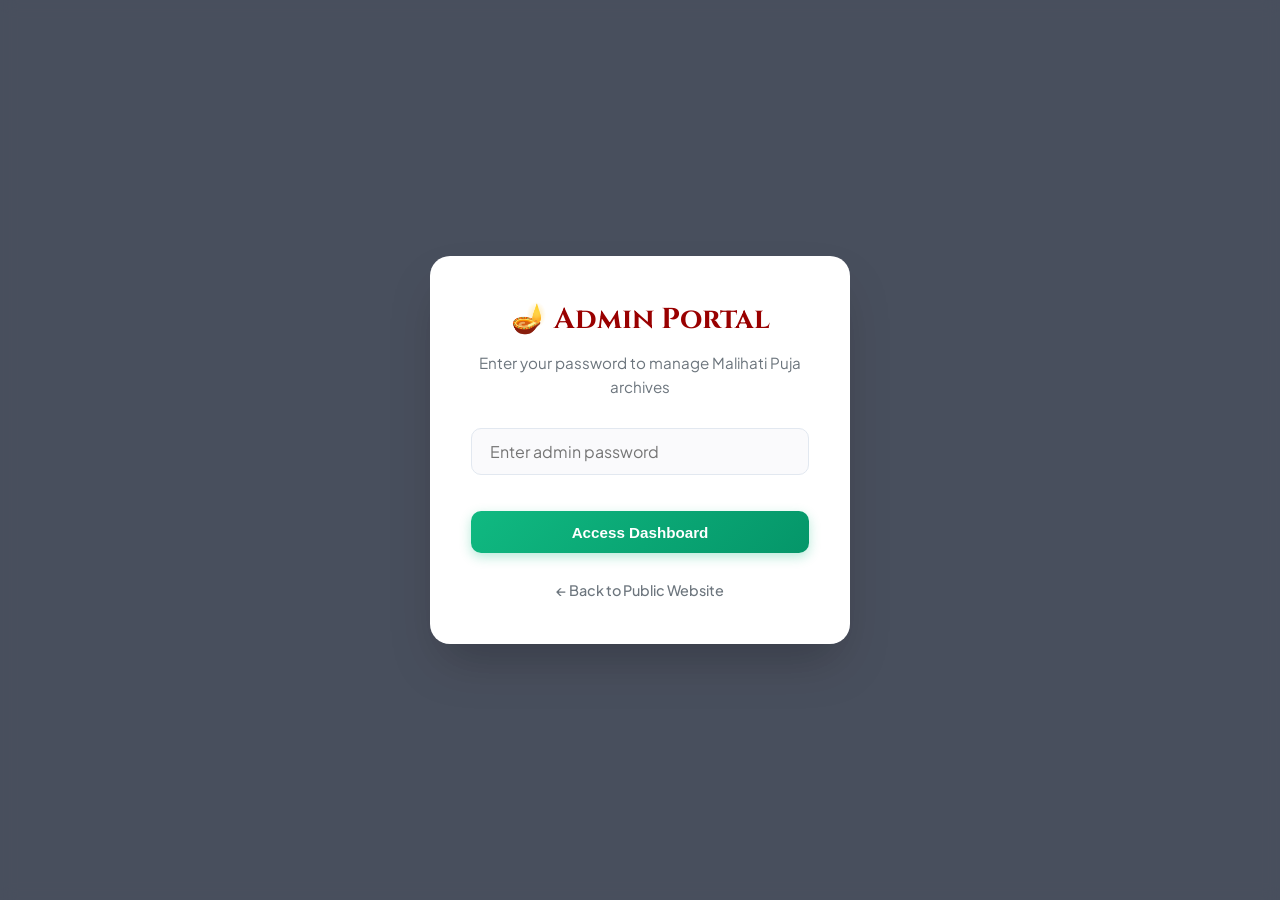
<file: admin.html>
<!DOCTYPE html>
<html lang="en">
<head>
    <meta charset="UTF-8">
    <meta name="viewport" content="width=device-width, initial-scale=1.0">
    <title>Malihati Durga Puja - Admin Dashboard</title>
    
    <!-- Google Fonts -->
    <link rel="preconnect" href="https://fonts.googleapis.com">
    <link rel="preconnect" href="https://fonts.gstatic.com" crossorigin>
    <link href="https://fonts.googleapis.com/css2?family=Cinzel:wght@600;700;900&family=Plus+Jakarta+Sans:wght@400;500;600;700&display=swap" rel="stylesheet">

    <!-- Stylesheet -->
    <style>
        :root {
            --primary: #990000;
            --primary-dark: #660000;
            --primary-light: #b30000;
            --accent: #FF9933;
            --accent-glow: rgba(255, 153, 51, 0.3);
            --bg-color: #F4F5F7;
            --card-bg: #FFFFFF;
            --text-main: #1A1D20;
            --text-muted: #6C757D;
            --border-color: #E2E8F0;
            --success: #10B981;
            --danger: #EF4444;
            --shadow-sm: 0 2px 8px rgba(0, 0, 0, 0.04);
            --shadow-md: 0 10px 25px -5px rgba(0, 0, 0, 0.08), 0 8px 10px -6px rgba(0, 0, 0, 0.08);
            --shadow-lg: 0 20px 35px -10px rgba(153, 0, 0, 0.15);
            --transition: all 0.35s cubic-bezier(0.16, 1, 0.3, 1);
        }

        * {
            box-sizing: border-box;
            margin: 0;
            padding: 0;
        }

        body {
            font-family: 'Plus Jakarta Sans', sans-serif;
            background-color: var(--bg-color);
            color: var(--text-main);
            line-height: 1.6;
            min-height: 100vh;
            display: flex;
            flex-direction: column;
        }

        /* Password Login Overlay with Animation */
        #loginOverlay {
            position: fixed;
            top: 0;
            left: 0;
            width: 100%;
            height: 100%;
            background: rgba(15, 23, 42, 0.75);
            backdrop-filter: blur(8px);
            display: flex;
            justify-content: center;
            align-items: center;
            z-index: 2000;
            animation: fadeIn 0.4s ease forwards;
        }

        .login-card {
            background: var(--card-bg);
            padding: 2.5rem;
            border-radius: 20px;
            box-shadow: 0 25px 50px -12px rgba(0, 0, 0, 0.25);
            width: 100%;
            max-width: 420px;
            text-align: center;
            border: 1px solid rgba(255, 255, 255, 0.1);
            animation: slideUp 0.4s cubic-bezier(0.16, 1, 0.3, 1) forwards;
        }

        .login-card h2 {
            font-family: 'Cinzel', serif;
            color: var(--primary);
            margin-bottom: 0.5rem;
            font-size: 1.8rem;
            font-weight: 700;
        }

        .login-card p {
            color: var(--text-muted);
            font-size: 0.95rem;
            margin-bottom: 1.75rem;
        }

        .login-card .form-group {
            margin-bottom: 1.25rem;
            text-align: left;
        }

        .login-error {
            color: var(--danger);
            font-size: 0.85rem;
            margin-top: 0.5rem;
            display: none;
            font-weight: 500;
        }

        #adminAppContent {
            display: none;
            flex: 1;
            animation: fadeIn 0.5s ease forwards;
        }

        @keyframes fadeIn {
            from { opacity: 0; }
            to { opacity: 1; }
        }

        @keyframes slideUp {
            from { opacity: 0; transform: translateY(20px); }
            to { opacity: 1; transform: translateY(0); }
        }

        /* Header Styling */
        header {
            background: linear-gradient(135deg, var(--primary-dark) 0%, var(--primary) 100%);
            color: #FFFFFF;
            padding: 1.75rem 2.5rem;
            box-shadow: var(--shadow-md);
            display: flex;
            justify-content: space-between;
            align-items: center;
            flex-wrap: wrap;
            gap: 1.25rem;
            position: relative;
            overflow: hidden;
        }

        header::after {
            content: '';
            position: absolute;
            top: -50%;
            right: -10%;
            width: 300px;
            height: 300px;
            background: radial-gradient(circle, rgba(255, 153, 51, 0.15) 0%, transparent 70%);
            border-radius: 50%;
            pointer-events: none;
        }

        header h1 {
            font-family: 'Cinzel', serif;
            font-size: 1.85rem;
            letter-spacing: 0.5px;
            font-weight: 700;
            text-shadow: 0 2px 4px rgba(0,0,0,0.2);
        }

        .header-actions {
            display: flex;
            gap: 1rem;
            align-items: center;
        }

        /* Buttons */
        .btn {
            background: linear-gradient(135deg, var(--accent), #ff8000);
            color: #111;
            font-weight: 700;
            padding: 0.7rem 1.4rem;
            border: none;
            border-radius: 10px;
            cursor: pointer;
            transition: var(--transition);
            text-decoration: none;
            display: inline-flex;
            align-items: center;
            gap: 0.5rem;
            font-size: 0.95rem;
            box-shadow: 0 4px 12px var(--accent-glow);
        }

        .btn:hover {
            transform: translateY(-2px);
            box-shadow: 0 6px 18px var(--accent-glow);
            filter: brightness(1.05);
        }

        .btn:active {
            transform: translateY(0);
        }

        .btn-outline {
            background: rgba(255, 255, 255, 0.1);
            color: #FFF;
            border: 1.5px solid rgba(255, 255, 255, 0.3);
            box-shadow: none;
            backdrop-filter: blur(4px);
        }

        .btn-outline:hover {
            background: rgba(255, 255, 255, 0.2);
            border-color: #FFF;
            box-shadow: none;
        }

        .btn-danger {
            background: linear-gradient(135deg, var(--danger), #dc2626);
            color: #FFF;
            box-shadow: 0 4px 12px rgba(239, 68, 68, 0.3);
        }

        .btn-danger:hover {
            box-shadow: 0 6px 18px rgba(239, 68, 68, 0.4);
        }

        .btn-success {
            background: linear-gradient(135deg, var(--success), #059669);
            color: #FFF;
            box-shadow: 0 4px 12px rgba(16, 185, 129, 0.3);
        }

        .btn-success:hover {
            box-shadow: 0 6px 18px rgba(16, 185, 129, 0.4);
        }

        /* Main Dashboard */
        main {
            max-width: 1240px;
            width: 100%;
            margin: 2.5rem auto;
            padding: 0 1.5rem;
        }

        .dashboard-controls {
            background: var(--card-bg);
            padding: 1.5rem 2rem;
            border-radius: 16px;
            box-shadow: var(--shadow-sm);
            display: flex;
            justify-content: space-between;
            align-items: center;
            margin-bottom: 2.5rem;
            flex-wrap: wrap;
            gap: 1.25rem;
            border: 1px solid var(--border-color);
        }

        .filter-group {
            display: flex;
            align-items: center;
            gap: 1rem;
        }

        .filter-group label {
            font-weight: 600;
            color: var(--text-muted);
            font-size: 0.95rem;
        }

        select, input[type="text"], input[type="password"], input[type="url"] {
            padding: 0.75rem 1.1rem;
            border: 1.5px solid var(--border-color);
            border-radius: 10px;
            font-size: 1rem;
            font-family: inherit;
            outline: none;
            transition: var(--transition);
            background: #FAFAFC;
            color: var(--text-main);
            width: 100%;
        }

        select:focus, input:focus {
            border-color: var(--primary);
            background: #FFFFFF;
            box-shadow: 0 0 0 4px rgba(153, 0, 0, 0.08);
        }

        input[type="file"] {
            padding: 0.5rem;
            border: 1.5px dashed var(--border-color);
            border-radius: 10px;
            background: #FAFAFC;
            cursor: pointer;
            width: 100%;
            font-family: inherit;
            transition: var(--transition);
        }

        input[type="file"]:hover {
            border-color: var(--primary);
        }

        /* Card Grid */
        .pandals-grid {
            display: grid;
            grid-template-columns: repeat(auto-fill, minmax(320px, 1fr));
            gap: 2rem;
        }

        .admin-card {
            background: var(--card-bg);
            border-radius: 16px;
            overflow: hidden;
            box-shadow: var(--shadow-sm);
            display: flex;
            flex-direction: column;
            transition: var(--transition);
            border: 1px solid var(--border-color);
            position: relative;
            animation: cardEntrance 0.5s ease forwards;
        }

        @keyframes cardEntrance {
            from { opacity: 0; transform: translateY(15px); }
            to { opacity: 1; transform: translateY(0); }
        }

        .admin-card:hover {
            transform: translateY(-6px);
            box-shadow: var(--shadow-lg);
            border-color: rgba(153, 0, 0, 0.2);
        }

        .admin-card-img-wrap {
            position: relative;
            height: 200px;
            overflow: hidden;
            background-color: #EDF2F7;
        }

        .admin-card img {
            width: 100%;
            height: 100%;
            object-fit: cover;
            transition: transform 0.5s ease;
        }

        .admin-card:hover img {
            transform: scale(1.05);
        }

        .admin-card-badge {
            position: absolute;
            top: 12px;
            right: 12px;
            background: rgba(0, 0, 0, 0.7);
            backdrop-filter: blur(4px);
            color: #FFF;
            padding: 0.3rem 0.8rem;
            border-radius: 20px;
            font-size: 0.75rem;
            font-weight: 700;
            letter-spacing: 0.5px;
        }

        .admin-card-body {
            padding: 1.5rem;
            display: flex;
            flex-direction: column;
            gap: 0.6rem;
            flex-grow: 1;
        }

        .admin-card-year {
            font-size: 0.75rem;
            font-weight: 800;
            color: var(--primary);
            text-transform: uppercase;
            letter-spacing: 1px;
        }

        .admin-card h3 {
            font-family: 'Cinzel', serif;
            font-size: 1.15rem;
            color: var(--text-main);
            line-height: 1.4;
        }

        .admin-card p {
            font-size: 0.9rem;
            color: var(--text-muted);
        }

        .admin-card-footer {
            padding: 1rem 1.5rem;
            background: #FAFAFC;
            border-top: 1px solid var(--border-color);
            display: flex;
            justify-content: flex-end;
            gap: 0.75rem;
        }

        /* Modal styling */
        .modal {
            display: none;
            position: fixed;
            top: 0;
            left: 0;
            width: 100%;
            height: 100%;
            background: rgba(15, 23, 42, 0.6);
            backdrop-filter: blur(6px);
            justify-content: center;
            align-items: center;
            z-index: 1000;
            padding: 1.5rem;
            opacity: 0;
            transition: opacity 0.3s ease;
        }

        .modal.active {
            display: flex;
            opacity: 1;
        }

        .modal-content {
            background: var(--card-bg);
            width: 100%;
            max-width: 580px;
            border-radius: 20px;
            box-shadow: 0 25px 50px -12px rgba(0,0,0,0.25);
            overflow: hidden;
            transform: scale(0.95);
            transition: transform 0.3s cubic-bezier(0.16, 1, 0.3, 1);
            max-height: 90vh;
            display: flex;
            flex-direction: column;
        }

        .modal.active .modal-content {
            transform: scale(1);
        }

        .modal-header {
            padding: 1.5rem 2rem;
            background: linear-gradient(135deg, var(--primary-dark), var(--primary));
            color: #FFF;
            display: flex;
            justify-content: space-between;
            align-items: center;
        }

        .modal-header h2 {
            font-family: 'Cinzel', serif;
            font-size: 1.35rem;
        }

        .close-btn {
            background: rgba(255, 255, 255, 0.15);
            border: none;
            color: #FFF;
            width: 34px;
            height: 34px;
            border-radius: 50%;
            font-size: 1.2rem;
            display: flex;
            align-items: center;
            justify-content: center;
            cursor: pointer;
            transition: var(--transition);
        }

        .close-btn:hover {
            background: rgba(255, 255, 255, 0.3);
            transform: rotate(90deg);
        }

        .modal-body {
            padding: 2rem;
            overflow-y: auto;
            display: flex;
            flex-direction: column;
            gap: 1.25rem;
        }

        .form-group {
            display: flex;
            flex-direction: column;
            gap: 0.4rem;
        }

        .form-group label {
            font-weight: 600;
            font-size: 0.9rem;
            color: var(--text-main);
        }

        .empty-state {
            grid-column: 1 / -1;
            text-align: center;
            padding: 5rem 2rem;
            background: var(--card-bg);
            border-radius: 16px;
            box-shadow: var(--shadow-sm);
            color: var(--text-muted);
            border: 1px dashed var(--border-color);
        }

        .empty-state h3 {
            font-family: 'Cinzel', serif;
            margin-bottom: 0.5rem;
            color: var(--text-main);
            font-size: 1.3rem;
        }
    </style>
</head>
<body>

    <!-- PASSWORD LOGIN OVERLAY -->
    <div id="loginOverlay">
        <div class="login-card">
            <h2>🪔 Admin Portal</h2>
            <p>Enter your password to manage Malihati Puja archives</p>
            <form id="loginForm">
                <div class="form-group">
                    <input type="password" id="adminPassword" placeholder="Enter admin password" required>
                </div>
                <div id="loginError" class="login-error">Incorrect password. Please try again.</div>
                <button type="submit" class="btn btn-success" style="width: 100%; justify-content: center; margin-top: 1rem; padding: 0.8rem;">Access Dashboard</button>
            </form>
            <div style="margin-top: 1.5rem;">
                <a href="index.html" style="font-size: 0.9rem; color: var(--text-muted); text-decoration: none; font-weight: 500; transition: var(--transition);">← Back to Public Website</a>
            </div>
        </div>
    </div>

    <!-- MAIN ADMIN APP CONTENT -->
    <div id="adminAppContent">
        <header>
            <h1>🪔 Malihati Durga Puja Admin</h1>
            <div class="header-actions">
                <a href="index.html" class="btn btn-outline">View Public Site</a>
                <button class="btn" id="openAddModalBtn">+ Add New Pandal</button>
            </div>
        </header>

        <main>
            <div class="dashboard-controls">
                <div class="filter-group">
                    <label for="adminYearSelect">Select Year:</label>
                    <select id="adminYearSelect" style="width: 180px;">
                        <option value="2025">🪔 2025</option>
                        <option value="2026" selected>🪔 2026</option>
                        <option value="2027">🪔 2027</option>
                        <option value="2028">🪔 2028</option>
                        <option value="2029">🪔 2029</option>
                    </select>
                </div>
                <div id="pandalStats" style="font-weight: 700; color: var(--text-muted); background: #EDF2F7; padding: 0.5rem 1rem; border-radius: 8px;">
                    Loading count...
                </div>
            </div>

            <!-- Pandals List Grid -->
            <div id="adminPandalContainer" class="pandals-grid">
                <!-- Dynamically populated via script -->
            </div>
        </main>
    </div>

    <!-- Add/Edit Modal -->
    <div id="pandalFormModal" class="modal">
        <div class="modal-content">
            <div class="modal-header">
                <h2 id="modalTitle">Add Pandal</h2>
                <button class="close-btn" id="closeModalBtn">&times;</button>
            </div>
            <div class="modal-body">
                <form id="pandalForm">
                    <input type="hidden" id="pandalId">
                    <input type="hidden" id="existingImage">
                    
                    <div class="form-group">
                        <label for="formYear">Puja Year</label>
                        <select id="formYear" required>
                            <option value="2025">2025</option>
                            <option value="2026" selected>2026</option>
                            <option value="2027">2027</option>
                            <option value="2028">2028</option>
                            <option value="2029">2029</option>
                        </select>
                    </div>

                    <div class="form-group">
                        <label for="formName">Pandal / Committee Name</label>
                        <input type="text" id="formName" placeholder="e.g. Malihati Sastitala Sarbojonin" required>
                    </div>

                    <div class="form-group">
                        <label for="formPlace">Location / Place</label>
                        <input type="text" id="formPlace" placeholder="e.g. Malihati Main Road" required>
                    </div>

                    <div class="form-group">
                        <label for="formImageFile">Pandal Image</label>
                        <input type="file" id="formImageFile" accept="image/*">
                        <small style="color: var(--text-muted); font-size: 0.8rem;">Choose a photo from your device.</small>
                    </div>

                    <div class="form-group">
                        <label for="formMap">Google Maps Link</label>
                        <input type="url" id="formMap" placeholder="https://maps.app.goo.gl/..." required>
                    </div>

                    <div class="form-group">
                        <label for="formDescription">Description</label>
                        <input type="text" id="formDescription" placeholder="Short description of the pandal celebration" required>
                    </div>

                    <div style="margin-top: 1rem; display: flex; justify-content: flex-end; gap: 0.75rem;">
                        <button type="button" class="btn btn-outline" id="cancelModalBtn" style="color: var(--text-main); border-color: var(--border-color); background: #EDF2F7;">Cancel</button>
                        <button type="submit" class="btn btn-success" id="savePandalBtn">Save Pandal</button>
                    </div>
                </form>
            </div>
        </div>
    </div>

    <!-- ADMIN MANAGEMENT SCRIPT -->
    <script>
        const ADMIN_PASSWORD_HASH = "malihati2026"; 
        const CACHE_KEY = "malihati_durga_puja_pandals_cache";

        const defaultPujaData = {
            2025: [
                { name: "Malihati Sastitala Sarbojonin Durga Puja", place: "Malihati Main Road", image: "images/2025/palpara.jpeg", description: "Malihati Sastitala Sarbojonin Durga Puja celebrates the spirit of the community.", map: "https://maps.app.goo.gl/dcH5TxwVo2i2kzb36" },
                { name: "Malihati Mondoptola Sarbojonin Durga Puja", place: "Malihati Main Road", image: "images/2025/mondoptala.jpeg", description: "A community Durga Puja celebrating togetherness, devotion and the creativity of Malihati.", map: "https://maps.app.goo.gl/ZVTgDQv5eg19ibfD6" }
            ],
            2026: [
                { name: "Malihati Sastitala Sarbojonin Durga Puja", place: "Malihati Main Road", image: "images/2026/palpara.jpeg", description: "Malihati Sastitala Sarbojonin Durga Puja celebrates the spirit of the community.", map: "https://maps.app.goo.gl/dcH5TxwVo2i2kzb36" }
            ],
            2027: [],
            2028: [],
            2029: []
        };

        let adminPandals = [];
        let currentSelectedYear = "2026";

        const loginOverlay = document.getElementById("loginOverlay");
        const loginForm = document.getElementById("loginForm");
        const adminPasswordInput = document.getElementById("adminPassword");
        const loginError = document.getElementById("loginError");
        const adminAppContent = document.getElementById("adminAppContent");

        loginForm.addEventListener("submit", (e) => {
            e.preventDefault();
            if (adminPasswordInput.value === ADMIN_PASSWORD_HASH) {
                loginOverlay.style.display = "none";
                adminAppContent.style.display = "block";
                loadData();
                renderAdminPandals();
            } else {
                loginError.style.display = "block";
                adminPasswordInput.style.borderColor = "var(--danger)";
            }
        });

        const adminYearSelect = document.getElementById("adminYearSelect");
        const adminPandalContainer = document.getElementById("adminPandalContainer");
        const pandalStats = document.getElementById("pandalStats");
        const pandalFormModal = document.getElementById("pandalFormModal");
        const openAddModalBtn = document.getElementById("openAddModalBtn");
        const closeModalBtn = document.getElementById("closeModalBtn");
        const cancelModalBtn = document.getElementById("cancelModalBtn");
        const pandalForm = document.getElementById("pandalForm");
        const modalTitle = document.getElementById("modalTitle");

        const inputId = document.getElementById("pandalId");
        const inputYear = document.getElementById("formYear");
        const inputName = document.getElementById("formName");
        const inputPlace = document.getElementById("formPlace");
        const inputImageFile = document.getElementById("formImageFile");
        const inputExistingImage = document.getElementById("existingImage");
        const inputMap = document.getElementById("formMap");
        const inputDescription = document.getElementById("formDescription");

        function loadData() {
            try {
                const saved = localStorage.getItem(CACHE_KEY);
                if (saved) {
                    const parsed = JSON.parse(saved);
                    if (Array.isArray(parsed) && parsed.length > 0) {
                        adminPandals = parsed;
                        return;
                    }
                }
            } catch (e) {
                console.error("Error loading local storage:", e);
            }

            adminPandals = [];
            Object.keys(defaultPujaData).forEach(year => {
                defaultPujaData[year].forEach((pandal, index) => {
                    adminPandals.push({
                        ...pandal,
                        id: `${year}-${index}`,
                        year: year
                    });
                });
            });
            saveData();
        }

        function saveData() {
            try {
                localStorage.setItem(CACHE_KEY, JSON.stringify(adminPandals));
            } catch (e) {
                console.error("Error saving to local storage:", e);
            }
        }

        function renderAdminPandals() {
            currentSelectedYear = adminYearSelect.value;
            adminPandalContainer.innerHTML = "";

            const filtered = adminPandals.filter(p => String(p.year) === String(currentSelectedYear));
            pandalStats.textContent = `${filtered.length} ${filtered.length === 1 ? 'Pandal' : 'Pandals'} in ${currentSelectedYear}`;

            if (filtered.length === 0) {
                adminPandalContainer.innerHTML = `
                    <div class="empty-state">
                        <h3>No Pandals Found</h3>
                        <p>No puja pandals have been added for ${currentSelectedYear} yet.</p>
                    </div>
                `;
                return;
            }

            const fragment = document.createDocumentFragment();
            filtered.forEach((pandal, index) => {
                const card = document.createElement("div");
                card.className = "admin-card";
                card.style.animationDelay = `${index * 50}ms`;
                card.innerHTML = `
                    <div class="admin-card-img-wrap">
                        <img src="${pandal.image}" alt="${pandal.name}" onerror="this.src=''">
                        <span class="admin-card-badge">${pandal.year}</span>
                    </div>
                    <div class="admin-card-body">
                        <span class="admin-card-year">Durga Puja Archive</span>
                        <h3>${pandal.name}</h3>
                        <p>📍 ${pandal.place}</p>
                        <p style="font-size:0.85rem; color:#666; margin-top:0.25rem;">${pandal.description}</p>
                    </div>
                    <div class="admin-card-footer">
                        <button class="btn btn-outline" style="color:var(--text-main); border-color:var(--border-color); background:#FAFAFC; padding:0.4rem 0.9rem; font-size:0.85rem;" onclick="editPandal('${pandal.id}')">Edit</button>
                        <button class="btn btn-danger" style="padding:0.4rem 0.9rem; font-size:0.85rem;" onclick="deletePandal('${pandal.id}')">Delete</button>
                    </div>
                `;
                fragment.appendChild(card);
            });
            adminPandalContainer.appendChild(fragment);
        }

        adminYearSelect.addEventListener("change", renderAdminPandals);

        function openModal(isEdit = false) {
            pandalFormModal.classList.add("active");
            if (!isEdit) {
                modalTitle.textContent = "Add New Pandal";
                pandalForm.reset();
                inputId.value = "";
                inputYear.value = currentSelectedYear;
                inputExistingImage.value = "";
            }
        }

        function closeModal() {
            pandalFormModal.classList.remove("active");
        }

        openAddModalBtn.addEventListener("click", () => openModal(false));
        closeModalBtn.addEventListener("click", closeModal);
        cancelModalBtn.addEventListener("click", closeModal);
        
        pandalFormModal.addEventListener("click", (e) => {
            if (e.target === pandalFormModal) closeModal();
        });

        window.editPandal = function(id) {
            const pandal = adminPandals.find(p => p.id === id);
            if (!pandal) return;

            modalTitle.textContent = "Edit Pandal";
            inputId.value = pandal.id;
            inputYear.value = pandal.year;
            inputName.value = pandal.name;
            inputPlace.value = pandal.place;
            inputExistingImage.value = pandal.image;
            inputMap.value = pandal.map;
            inputDescription.value = pandal.description;
            inputImageFile.value = "";

            openModal(true);
        };

        pandalForm.addEventListener("submit", (e) => {
            e.preventDefault();

            const id = inputId.value;
            const processAndSave = (imageUrl) => {
                const pandalData = {
                    id: id || `pandal-${Date.now()}`,
                    year: inputYear.value,
                    name: inputName.value.trim(),
                    place: inputPlace.value.trim(),
                    image: imageUrl || inputExistingImage.value || "images/2026/pandal4.jpg",
                    map: inputMap.value.trim(),
                    description: inputDescription.value.trim()
                };

                if (id) {
                    const index = adminPandals.findIndex(p => p.id === id);
                    if (index !== -1) {
                        adminPandals[index] = pandalData;
                    }
                } else {
                    adminPandals.push(pandalData);
                }

                saveData();
                renderAdminPandals();
                closeModal();
            };

            if (inputImageFile.files && inputImageFile.files[0]) {
                const reader = new FileReader();
                reader.onload = function(event) {
                    processAndSave(event.target.result);
                };
                reader.readAsDataURL(inputImageFile.files[0]);
            } else {
                processAndSave(null);
            }
        });

        window.deletePandal = function(id) {
            if (confirm("Are you sure you want to delete this pandal from the archive?")) {
                adminPandals = adminPandals.filter(p => p.id !== id);
                saveData();
                renderAdminPandals();
            }
        };
    </script>
</body>
</html>
</file>
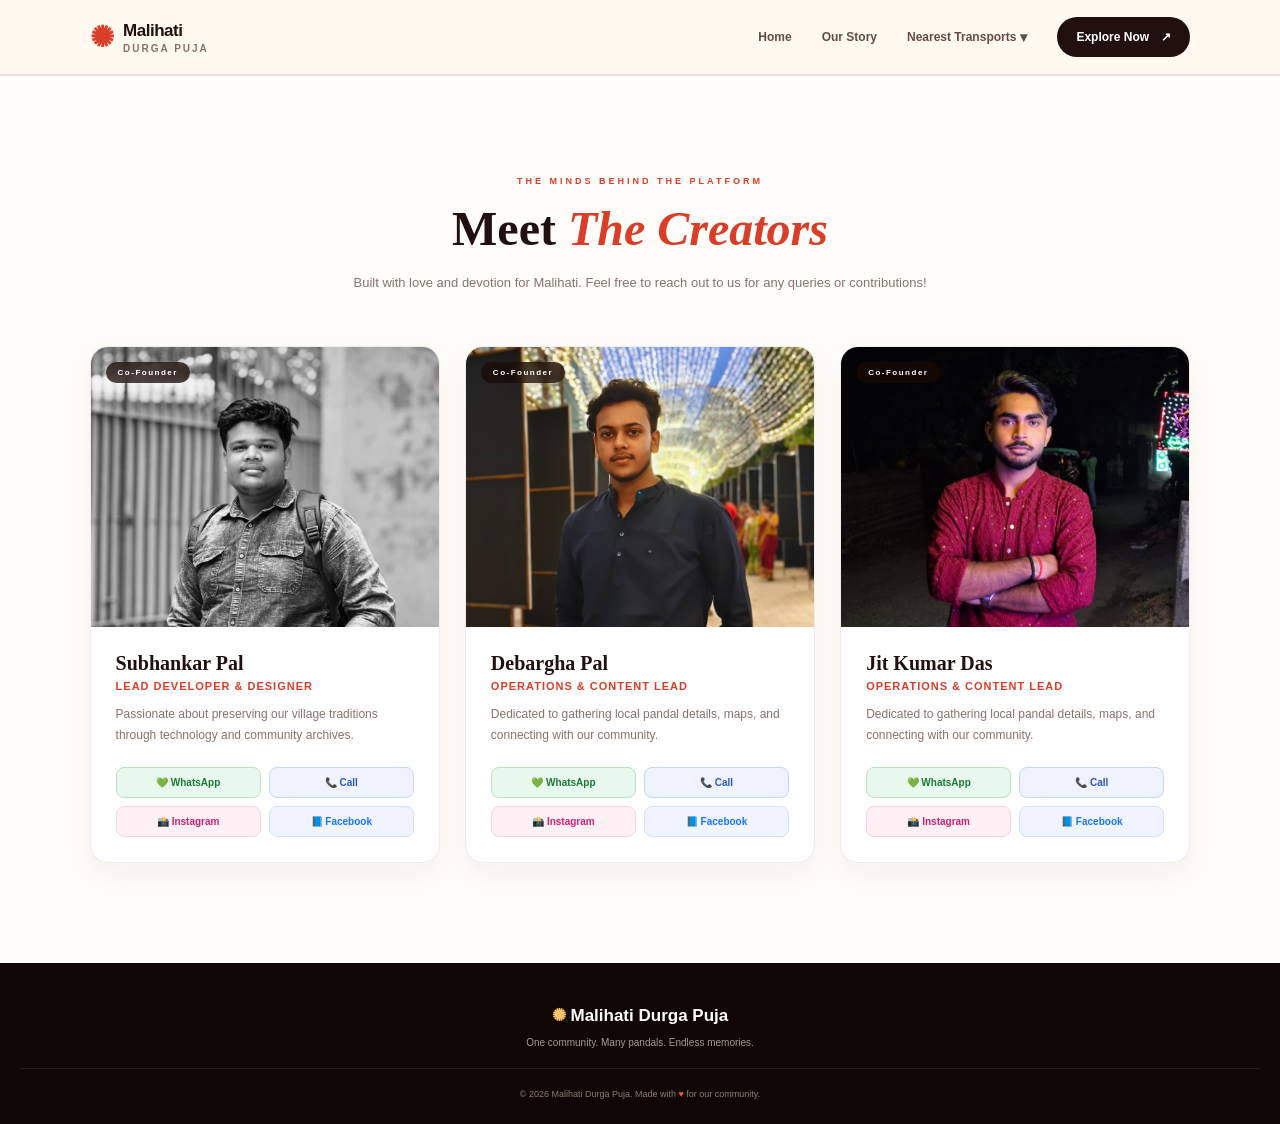
<file: contact.html>
<!DOCTYPE html>
<html lang="en">
<head>
    <meta charset="UTF-8">
    <meta name="viewport" content="width=device-width, initial-scale=1.0">
    <title>About & Contact | Malihati Durga Puja</title>
    <link rel="website icon" href="images/durga.png">
    <link rel="stylesheet" href="contact.css">
    <script src="contact.js" defer></script>
</head>
<body>

    <!-- HEADER / NAVBAR (Matched to Front Page) -->
    <header class="header" id="siteHeader">
        <a href="index.html" class="logo">
            <span class="logo-icon">✺</span>
            <span>Malihati <small>Durga Puja</small></span>
        </a>

        <button
            class="menu-toggle"
            id="menuToggle"
            type="button"
            aria-label="Toggle navigation"
            aria-expanded="false"
            aria-controls="mainNav"
        >☰</button>

        <nav class="navbar" id="mainNav">
            <a href="index.html">Home</a>
            <a href="index.html#about">Our Story</a>

            <!-- Nearest Railway & Bus Stations Dropdown -->
            <div class="nav-dropdown">
                <button class="nav-dropbtn" type="button" aria-expanded="false">
                    <span>Nearest Transports</span> <span class="drop-arrow">▾</span>
                </button>
                <div class="nav-dropdown-content">
                    <div class="nav-category-title">Railway Stations</div>
                    <a href="https://maps.app.goo.gl/gX5mA3EnEvpxrQCT9" target="_blank" rel="noopener noreferrer">🚂 Malihati Talibpur Road (MHTR) <span>↗</span></a>
                    <a href="https://maps.app.goo.gl/3uj3LXc7rvBuzctw8" target="_blank" rel="noopener noreferrer">🚂 Salar (SALE) <span>↗</span></a>
                    
                    <div class="nav-category-title">Bus Terminals</div>
                    <a href="https://maps.app.goo.gl/PtiMEhZsq8vn7p3v8" target="_blank" rel="noopener noreferrer">🚌 Kandra Bus Stand <span>↗</span></a>
                    <a href="https://maps.app.goo.gl/oBHLQtp9XrPSv8PV6" target="_blank" rel="noopener noreferrer">🚌 Salar Bus Stand <span>↗</span></a>
                </div>
            </div>

            <a href="index.html#pandals" class="nav-cta">Explore Now <span>↗</span></a>
        </nav>
    </header>

    <main>
        <!-- CREATORS & CONTACT SECTION -->
        <section id="creators" class="creators-section">
            <div class="creators-heading reveal">
                <p class="section-label">THE MINDS BEHIND THE PLATFORM</p>
                <h2>Meet <span>The Creators</span></h2>
                <p class="section-description">
                    Built with love and devotion for Malihati. Feel free to reach out to us for any queries or contributions!
                </p>
            </div>

            <div class="creators-grid">
                <!-- Creator 1 (You) -->
                <div class="creator-card reveal">
                    <div class="creator-img-wrap">
                        <img src="images/person/subhankar.jpeg" alt="Subhankar" class="creator-img">
                        <span class="creator-badge">Co-Founder</span>
                    </div>
                    <div class="creator-info">
                        <h3>Subhankar Pal</h3>
                        <p class="creator-role">Lead Developer & Designer</p>
                        <p class="creator-bio">Passionate about preserving our village traditions through technology and community archives.</p>
                        
                        <div class="creator-contact-links">
                            <a href="https://wa.me/918926991191" target="_blank" rel="noopener noreferrer" class="social-btn whatsapp-btn">💚 WhatsApp</a>
                            <a href="tel:+918926991191" class="social-btn phone-btn">📞 Call</a>
                            <a href="https://www.instagram.com/subhankar.exe__?xtok=MXdtcHJ1ejlvbG41eg==" target="_blank" rel="noopener noreferrer" class="social-btn instagram-btn">📸 Instagram</a>
                            <a href="https://www.facebook.com/share/1HTTnXow5h/" target="_blank" rel="noopener noreferrer" class="social-btn facebook-btn">📘 Facebook</a>
                        </div>
                    </div>
                </div>

                <!-- Creator 2 (Your Brother) -->
                <div class="creator-card reveal">
                    <div class="creator-img-wrap">
                        <img src="images/person/debargha.jpeg" alt="Debargha" class="creator-img">
                        <span class="creator-badge">Co-Founder</span>
                    </div>
                    <div class="creator-info">
                        <h3>Debargha Pal</h3>
                        <p class="creator-role">Operations & Content Lead</p>
                        <p class="creator-bio">Dedicated to gathering local pandal details, maps, and connecting with our community.</p>
                        
                        <div class="creator-contact-links">
                            <a href="https://wa.me/918101366735" target="_blank" rel="noopener noreferrer" class="social-btn whatsapp-btn">💚 WhatsApp</a>
                            <a href="tel:+918101366735" class="social-btn phone-btn">📞 Call</a>
                            <a href="https://www.instagram.com/_debargha.p?utm_source=ig_web_button_share_sheet&srtk=ZDNlZDc0MzIxNw==" target="_blank" rel="noopener noreferrer" class="social-btn instagram-btn">📸 Instagram</a>
                            <a href="https://www.facebook.com/share/1DSgEdnxDx/" target="_blank" rel="noopener noreferrer" class="social-btn facebook-btn">📘 Facebook</a>
                        </div>
                    </div>
                </div>

                <div class="creator-card reveal">
                    <div class="creator-img-wrap">
                        <img src="images/person/jit.jpeg" alt="Jit" class="creator-img">
                        <span class="creator-badge">Co-Founder</span>
                    </div>
                    <div class="creator-info">
                        <h3>Jit Kumar Das</h3>
                        <p class="creator-role">Operations & Content Lead</p>
                        <p class="creator-bio">Dedicated to gathering local pandal details, maps, and connecting with our community.</p>
                        
                        <div class="creator-contact-links">
                            <a href="https://wa.me/918293997187" target="_blank" rel="noopener noreferrer" class="social-btn whatsapp-btn">💚 WhatsApp</a>
                            <a href="tel:+918293997187" class="social-btn phone-btn">📞 Call</a>
                            <a href="https://www.instagram.com/_jit_das_09/?utm_source=ig_web_button_share_sheet" target="_blank" rel="noopener noreferrer" class="social-btn instagram-btn">📸 Instagram</a>
                            <a href="https://www.facebook.com/share/1DmLoyFm4E/" target="_blank" rel="noopener noreferrer" class="social-btn facebook-btn">📘 Facebook</a>
                        </div>
                    </div>
                </div>
            </div>
        </section>
    </main>

    <!-- FOOTER -->
    <footer class="footer">
        <a href="index.html" class="footer-logo">✺ Malihati Durga Puja</a>
        <p class="footer-tagline">One community. Many pandals. Endless memories.</p>
        <p class="copyright">© 2026 Malihati Durga Puja. Made with <span class="heart">♥</span> for our community.</p>
    </footer>

</body>
</html>
</file>
<file: contact.css>
/* ==========================================
   THEME VARIABLES & GLOBAL STYLES
========================================== */

:root {
    --ink: #21100d;
    --deep: #190c0a;
    --red: #d83e28;
    --red-light: #f05a3c;
    --gold: #ffc36a;
    --cream: #fff9f0;
    --muted: #86736a;
    --line: rgba(62, 30, 20, 0.12);
    --ease: cubic-bezier(.2, .75, .25, 1);
}

* {
    margin: 0;
    padding: 0;
    box-sizing: border-box;
}

body {
    font-family: "DM Sans", sans-serif;
    background: var(--cream);
    color: var(--ink);
    overflow-x: hidden;
}

a {
    color: inherit;
    text-decoration: none;
}

/* ==========================================
   NAVBAR (MATCHED TO FRONT PAGE)
========================================== */

.header {
    position: sticky;
    top: 0;
    z-index: 1000;
    display: flex;
    align-items: center;
    justify-content: space-between;
    gap: 25px;
    padding: 17px 7%;
    background: rgba(255, 249, 240, .93);
    backdrop-filter: blur(18px);
    -webkit-backdrop-filter: blur(18px);
    border-bottom: 1px solid var(--line);
}

.logo {
    display: flex;
    align-items: center;
    gap: 10px;
    font-weight: 800;
    font-size: 17px;
    letter-spacing: -.5px;
}

.logo-icon {
    color: var(--red);
    font-size: 29px;
    animation: logo-spin 20s linear infinite;
}

.logo small {
    display: block;
    margin-top: 2px;
    color: var(--muted);
    font-size: 10px;
    font-weight: 700;
    letter-spacing: 2px;
    text-transform: uppercase;
}

.navbar {
    display: flex;
    align-items: center;
    gap: 30px;
}

.navbar a {
    position: relative;
    color: #654c41;
    font-size: 12px;
    font-weight: 700;
    transition: color .25s ease;
}

.navbar a:not(.nav-cta):not(.nav-dropdown-content a)::after {
    content: "";
    position: absolute;
    left: 0;
    bottom: -7px;
    width: 0;
    height: 2px;
    background: var(--red);
    transition: width .3s var(--ease);
}

.navbar a:not(.nav-cta):not(.nav-dropdown-content a):hover::after {
    width: 100%;
}

.navbar a:hover {
    color: var(--red);
}

.navbar .nav-cta {
    padding: 13px 19px;
    background: var(--ink);
    color: white;
    border-radius: 100px;
    transition: background .25s, transform .25s;
}

.navbar .nav-cta:hover {
    background: var(--red);
    transform: translateY(-2px);
}

.nav-cta span {
    margin-left: 9px;
}

/* NAVBAR STATIONS DROPDOWN */
.nav-dropdown {
    position: relative;
}

.nav-dropbtn {
    background: none;
    border: none;
    color: #654c41;
    font-size: 12px;
    font-weight: 700;
    cursor: pointer;
    display: flex;
    align-items: center;
    gap: 4px;
    font-family: inherit;
    transition: color 0.25s ease;
}

.nav-dropbtn:hover {
    color: var(--red);
}

.drop-arrow {
    font-size: 14px;
    transition: transform 0.3s var(--ease);
}

.nav-dropdown-content {
    position: absolute;
    top: calc(100% + 12px);
    right: 0;
    background-color: #fffdf9;
    min-width: 230px;
    box-shadow: 0 15px 35px rgba(45, 20, 12, 0.12);
    border: 1px solid rgba(62, 30, 20, 0.08);
    border-radius: 12px;
    z-index: 1000;
    overflow: hidden;
    opacity: 0;
    visibility: hidden;
    transform: translateY(10px);
    transition: all 0.3s var(--ease);
}

.nav-dropdown:hover .nav-dropdown-content {
    opacity: 1;
    visibility: visible;
    transform: translateY(0);
}

.nav-dropdown:hover .drop-arrow {
    transform: rotate(180deg);
}

.nav-category-title {
    padding: 10px 14px 6px;
    font-size: 9px;
    font-weight: 800;
    color: var(--red);
    background: #fff4eb;
    letter-spacing: 1.5px;
    text-transform: uppercase;
    border-bottom: 1px solid rgba(62, 30, 20, 0.05);
}

.nav-dropdown-content a {
    color: #4a3830;
    padding: 11px 14px;
    display: flex;
    align-items: center;
    justify-content: space-between;
    font-size: 11px;
    font-weight: 600;
    border-bottom: 1px solid #f7f0e8;
    transition: background 0.2s, color 0.2s, padding-left 0.2s;
}

.nav-dropdown-content a:hover {
    background-color: #fff2e6;
    color: var(--red);
    padding-left: 17px;
}

.menu-toggle {
    display: none;
    border: 0;
    border-radius: 10px;
    background: var(--ink);
    color: white;
    padding: 9px 12px;
    font-size: 21px;
    cursor: pointer;
}

/* ==========================================
   CREATORS & ABOUT US SECTION STYLING
========================================== */

.creators-section {
    padding: 100px 7%;
    background: #fffdf9;
    border-top: 1px solid var(--line);
    text-align: center;
    min-height: calc(100vh - 180px);
}

.creators-heading {
    max-width: 600px;
    margin: 0 auto 50px;
}

.section-label {
    color: var(--red);
    font-size: 9px;
    font-weight: 800;
    letter-spacing: 3px;
}

.creators-heading h2 {
    margin: 15px 0;
    font-family: "Playfair Display", Georgia, serif;
    font-size: clamp(32px, 4.5vw, 48px);
    font-weight: 600;
}

.creators-heading h2 span {
    color: var(--red);
    font-style: italic;
}

.section-description {
    color: var(--muted);
    font-size: 13px;
    line-height: 1.9;
}

.creators-grid {
    display: grid;
    grid-template-columns: repeat(3, minmax(0, 1fr));
    gap: 25px;
    max-width: 1200px;
    margin: 0 auto;
}

.creator-card {
    background: white;
    border: 1px solid rgba(71, 43, 29, 0.08);
    border-radius: 18px;
    overflow: hidden;
    box-shadow: 0 10px 30px rgba(53, 28, 17, 0.05);
    transition: transform 0.4s var(--ease), box-shadow 0.4s var(--ease);
}

.creator-card:hover {
    transform: translateY(-8px);
    box-shadow: 0 20px 45px rgba(53, 28, 17, 0.12);
}

.creator-img-wrap {
    position: relative;
    height: 280px;
    background: #f1e4d7;
    overflow: hidden;
}

.creator-img {
    width: 100%;
    height: 100%;
    object-fit: cover;
    transition: transform 0.6s var(--ease);
}

.creator-card:hover .creator-img {
    transform: scale(1.05);
}

.creator-badge {
    position: absolute;
    top: 15px;
    left: 15px;
    padding: 6px 12px;
    background: rgba(25, 10, 5, 0.75);
    color: white;
    font-size: 8px;
    font-weight: 800;
    letter-spacing: 1.5px;
    border-radius: 50px;
    backdrop-filter: blur(5px);
}

.creator-info {
    padding: 25px;
    text-align: left;
}

.creator-info h3 {
    font-family: "Playfair Display", Georgia, serif;
    font-size: 20px;
    margin-bottom: 5px;
    color: var(--ink);
}

.creator-role {
    color: var(--red);
    font-size: 11px;
    font-weight: 800;
    letter-spacing: 1px;
    text-transform: uppercase;
    margin-bottom: 12px;
}

.creator-bio {
    color: var(--muted);
    font-size: 12px;
    line-height: 1.8;
    margin-bottom: 20px;
}

.creator-contact-links {
    display: grid;
    grid-template-columns: repeat(2, 1fr);
    gap: 8px;
}

.social-btn {
    padding: 9px 10px;
    background: #fff3ec;
    color: var(--red);
    border: 1px solid #f7d6cb;
    border-radius: 8px;
    font-size: 10px;
    font-weight: 800;
    text-align: center;
    transition: background 0.25s, color 0.25s, border-color 0.25s;
}

.social-btn:hover {
    background: var(--red);
    color: white;
    border-color: var(--red);
}

.whatsapp-btn {
    background: #e8f8ec;
    color: #1b7a36;
    border-color: #b7e5c3;
}
.whatsapp-btn:hover { background: #25d366; color: white; border-color: #25d366; }

.phone-btn {
    background: #eef3ff;
    color: #2b57bc;
    border-color: #c4d7ff;
}
.phone-btn:hover { background: #2b57bc; color: white; border-color: #2b57bc; }

.instagram-btn {
    background: #fff0f5;
    color: #c92271;
    border-color: #fbd1e3;
}
.instagram-btn:hover { background: #c92271; color: white; border-color: #c92271; }

.facebook-btn {
    background: #f0f4ff;
    color: #1877f2;
    border-color: #d0e1ff;
}
.facebook-btn:hover { background: #1877f2; color: white; border-color: #1877f2; }

/* ==========================================
   FOOTER
========================================== */

.footer {
    padding: 42px 20px 25px;
    background: #100705;
    color: white;
    text-align: center;
}

.footer-logo {
    display: inline-block;
    color: white;
    font-size: 17px;
    font-weight: 800;
}

.footer-logo:first-letter {
    color: var(--gold);
}

.footer-tagline {
    margin-top: 11px;
    color: #a99a90;
    font-size: 10px;
}

.copyright {
    margin-top: 20px;
    padding-top: 20px;
    border-top: 1px solid rgba(255, 255, 255, .09);
    color: #8f7e73;
    font-size: 9px;
}

.heart {
    color: var(--red-light);
}

@keyframes logo-spin {
    to { transform: rotate(360deg); }
}

/* ==========================================
   MOBILE RESPONSIVENESS
========================================== */

@media (max-width: 680px) {
    .menu-toggle {
        display: block;
    }

    .navbar {
        position: absolute;
        top: 100%;
        left: 0;
        right: 0;
        display: flex;
        flex-direction: column;
        align-items: stretch;
        gap: 0;
        padding: 0 5%;
        overflow: hidden;
        max-height: 0;
        visibility: hidden;
        background: rgba(255, 249, 240, .99);
        box-shadow: 0 15px 30px rgba(40, 20, 10, .07);
        transition: max-height .35s ease, padding .35s ease, visibility .35s;
    }

    .navbar.open {
        max-height: 520px;
        padding-top: 12px;
        padding-bottom: 20px;
        visibility: visible;
        border-bottom: 1px solid var(--line);
    }

    .navbar a {
        padding: 14px 4px;
        font-size: 12px;
    }

    .nav-dropdown {
        width: 100%;
    }

    .nav-dropbtn {
        width: 100%;
        padding: 14px 4px;
        font-size: 12px;
        justify-content: space-between;
    }

    .nav-dropdown-content {
        position: static;
        box-shadow: none;
        border: none;
        background: #fdf6ec;
        max-height: 0;
        opacity: 1;
        visibility: visible;
        transform: none;
        transition: max-height 0.3s ease;
        border-radius: 8px;
        margin-bottom: 5px;
    }

    .nav-dropdown.mobile-open .nav-dropdown-content {
        max-height: 300px;
    }

    .nav-dropdown.mobile-open .drop-arrow {
        transform: rotate(180deg);
    }
}

/* ==========================================
   MOBILE RESPONSIVENESS (CREATORS & ABOUT SECTION)
========================================== */

@media (max-width: 768px) {
    .creators-section {
        padding: 60px 5%;
        min-height: auto;
    }

    .creators-grid {
        grid-template-columns: 1fr; /* Stack the 3 creator cards into 1 column on mobile */
        gap: 20px;
    }

    /* .creator-img-wrap {
        height: 240px; 
    } */

    .creator-info {
        padding: 20px;
    }
}
</file>
